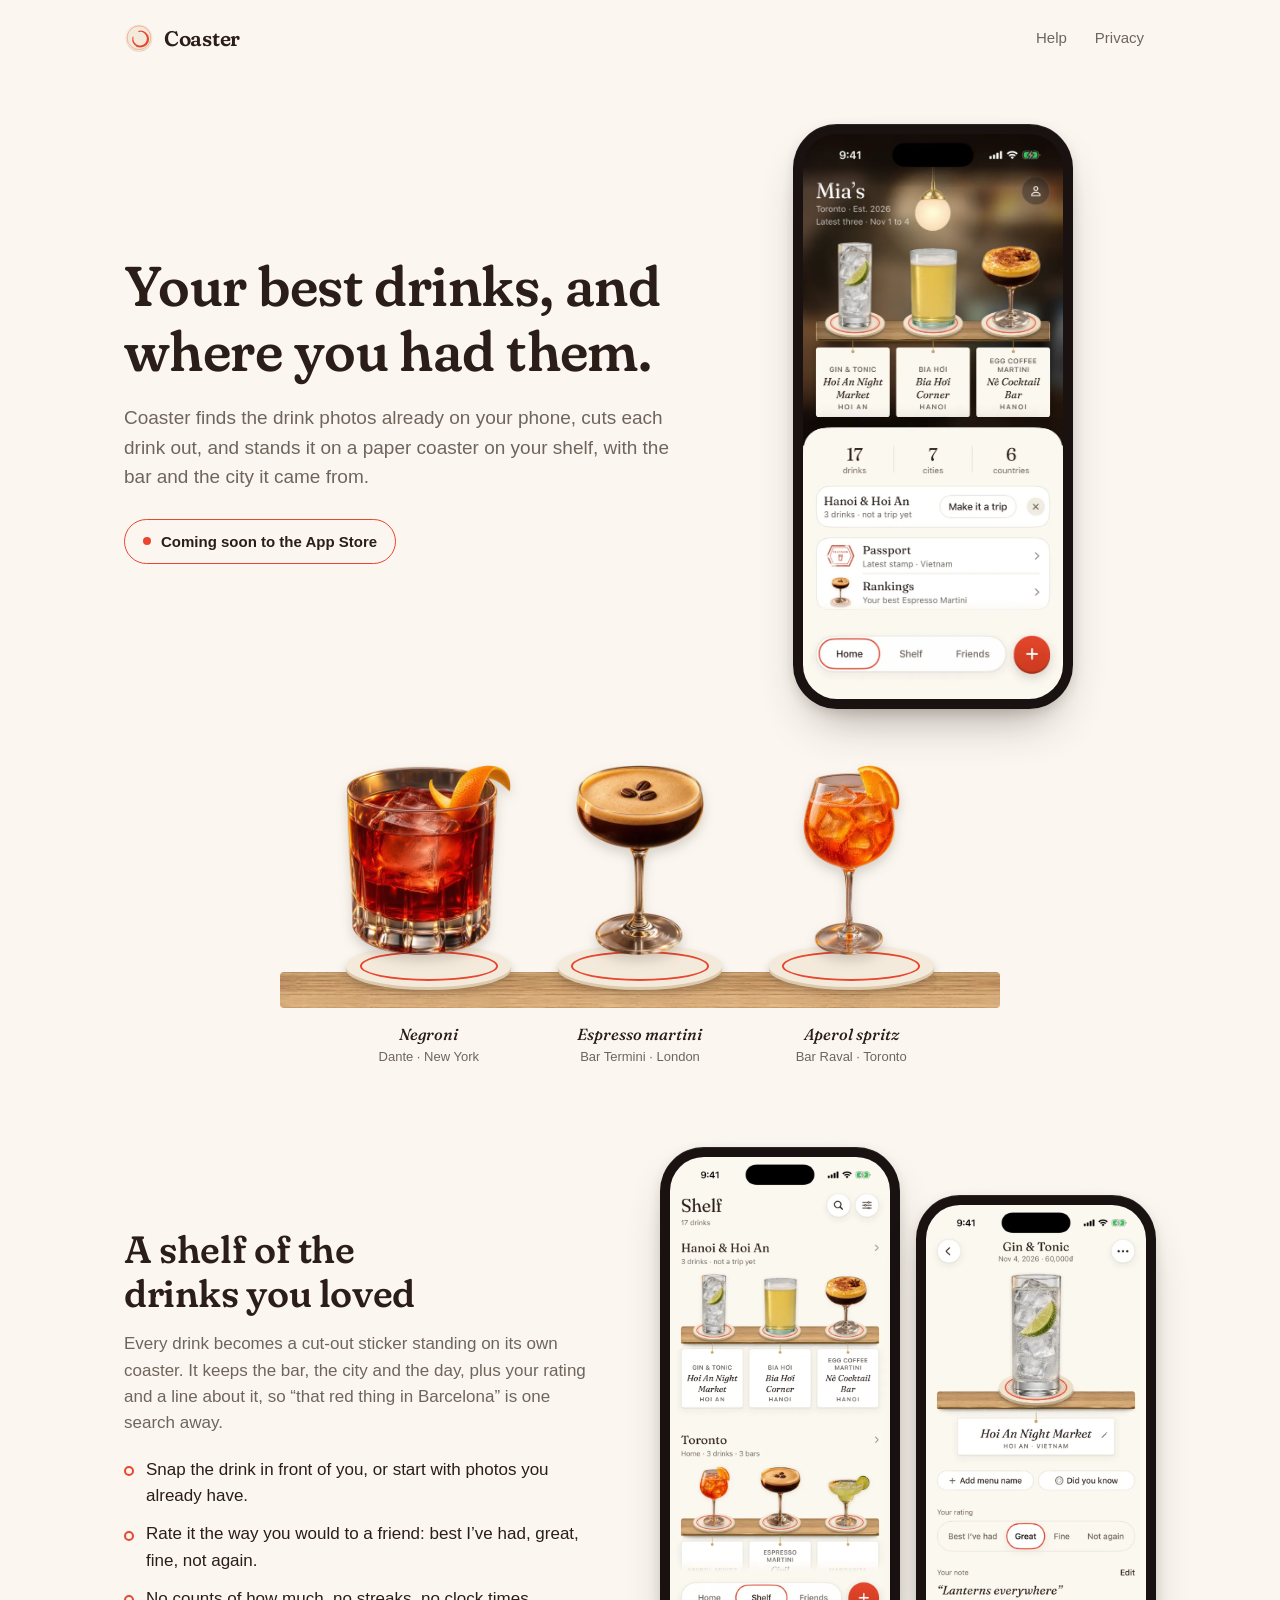
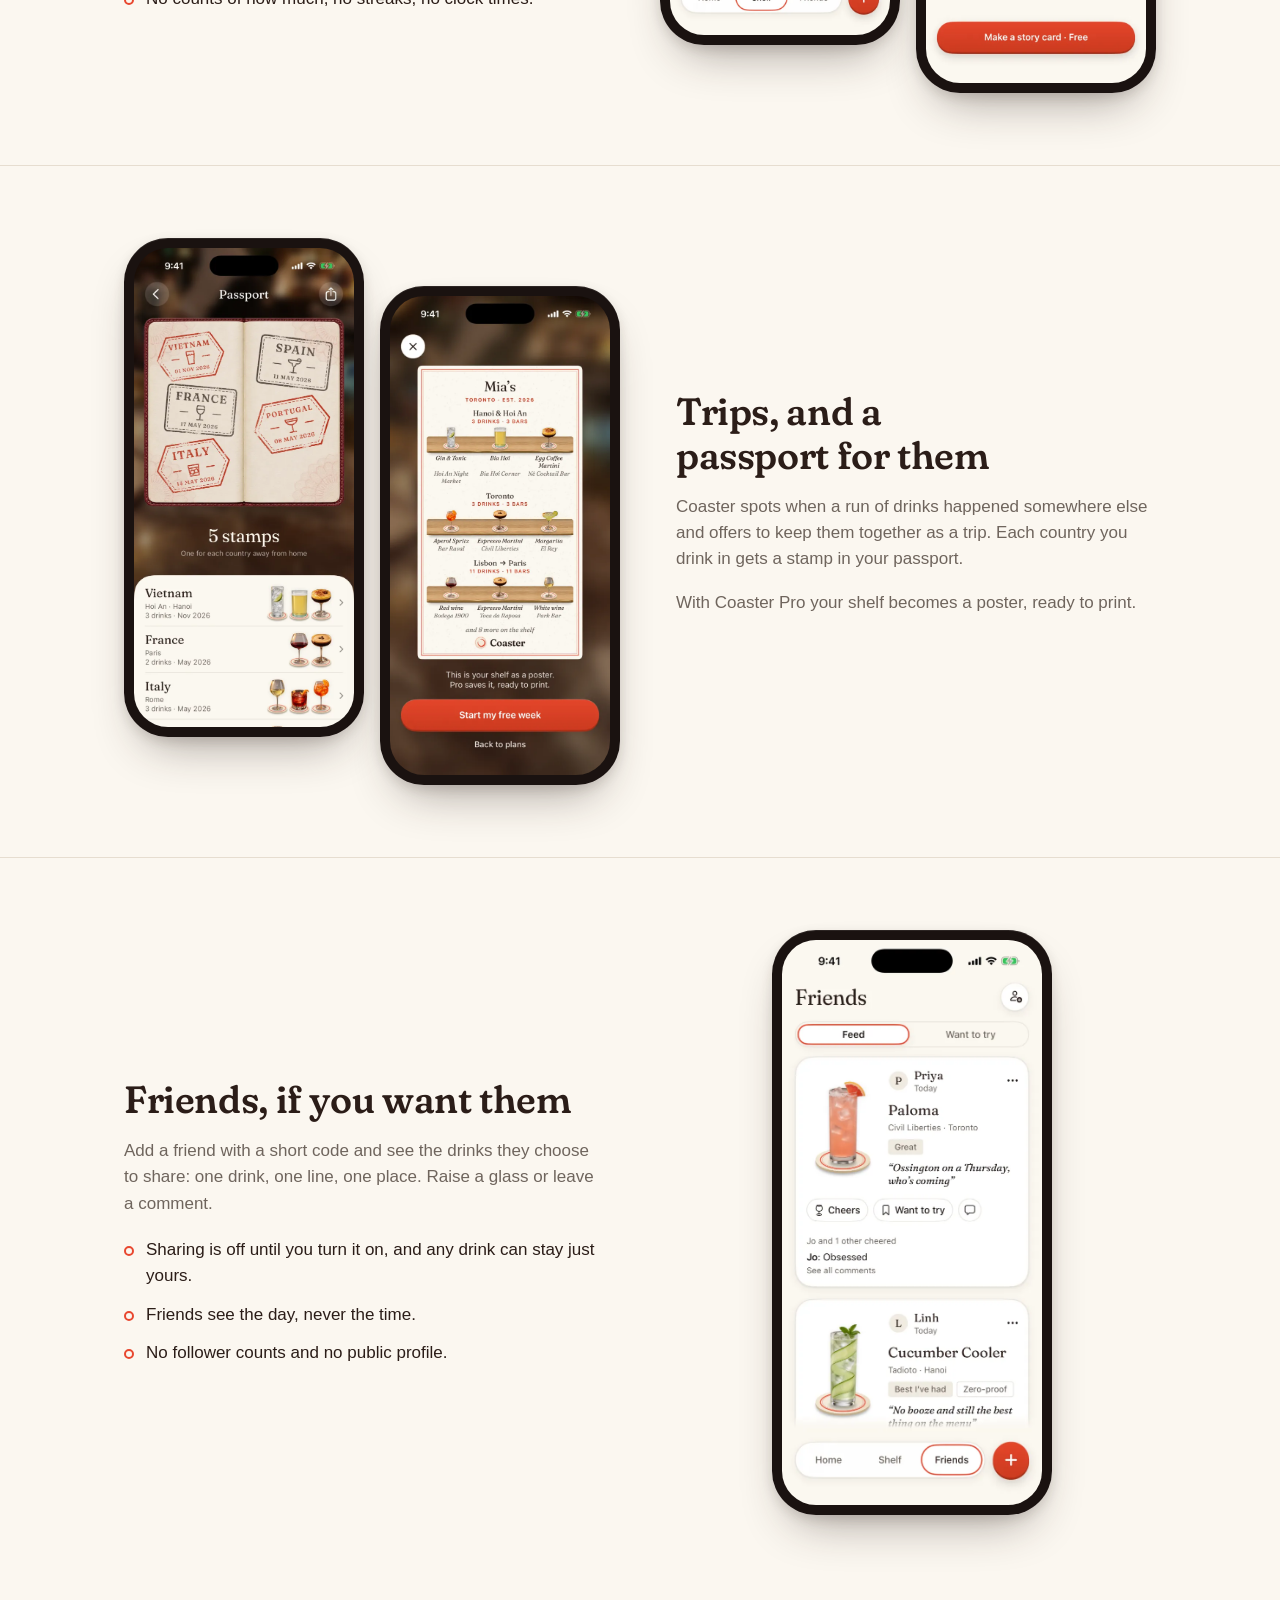
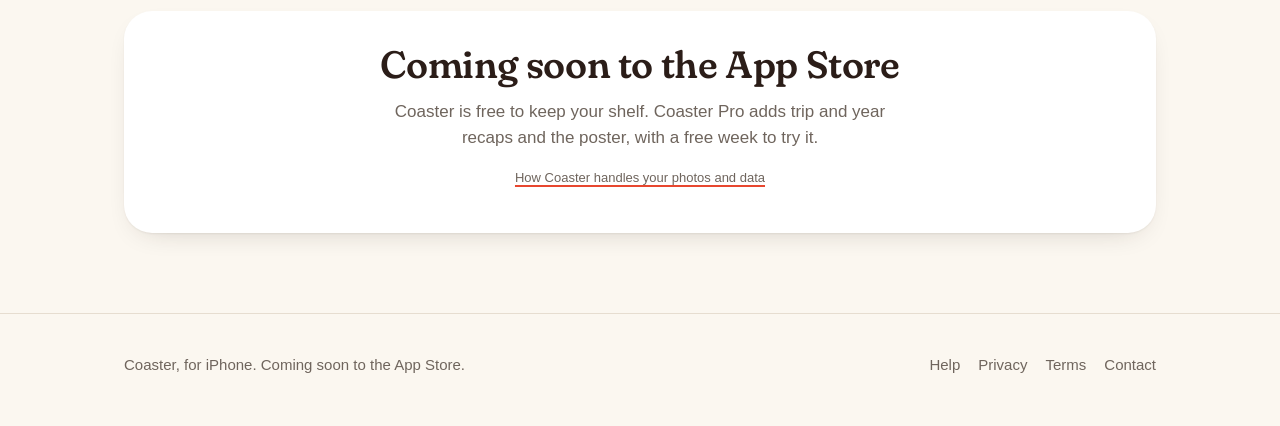
<file: index.html>
<!doctype html>
<html lang="en">
<head>
<meta charset="utf-8">
<meta name="viewport" content="width=device-width, initial-scale=1">
<title>Coaster</title>
<meta name="description" content="Your best drinks, and where you had them. A shelf of the drinks you loved, cut out of your photos. Coming soon for iPhone.">
<meta name="theme-color" content="#FBF7F0" media="(prefers-color-scheme: light)">
<meta name="theme-color" content="#1C1411" media="(prefers-color-scheme: dark)">
<meta property="og:title" content="Coaster">
<meta property="og:description" content="Your best drinks, and where you had them. A shelf of the drinks you loved, cut out of your photos. Coming soon for iPhone.">
<link rel="icon" href="favicon.svg" type="image/svg+xml">
<link rel="apple-touch-icon" href="apple-touch-icon.png">
<link rel="preconnect" href="https://fonts.googleapis.com"><link rel="preconnect" href="https://fonts.gstatic.com" crossorigin><link rel="stylesheet" href="https://fonts.googleapis.com/css2?family=Fraunces:ital,opsz,wght,SOFT@0,9..144,400..600,100;1,9..144,400..600,100&display=swap">
<link rel="stylesheet" href="assets/site.css">
</head>
<body>
<a class="skip" href="#main">Skip to content</a>
<header class="site-head">
  <div class="wrap">
    <a class="lockup" href="./" aria-label="Coaster home"><img src="assets/mark.svg" alt="" width="30" height="30"><span>Coaster</span></a>
    <nav class="nav" aria-label="Main"><a href="help/">Help</a><a href="privacy/">Privacy</a></nav>
  </div>
</header>
<main id="main">

<section class="hero">
  <div class="wrap">
    <div>
      <h1>Your best drinks, and where you had them.</h1>
      <p class="lede">Coaster finds the drink photos already on your phone, cuts each drink out, and stands it on a paper coaster on your shelf, with the bar and the city it came from.</p>
      <p class="soon">Coming soon to the App Store</p>
    </div>
    <div class="hero-phone">
      <figure class="phone"><img src="assets/img/home.webp" alt="Coaster home screen: a shelf titled Mia’s with a gin and tonic, a bia hoi and an egg coffee martini, each labelled with its bar in Hanoi or Hoi An" width="600" height="1305" fetchpriority="high"></figure>
    </div>
  </div>
</section>

<section class="shelf-strip" aria-label="Three drinks on a shelf">
  <div class="wrap">
    <div class="shelf">
      <div class="glasses" aria-hidden="true">
        <div class="glass"><img src="assets/img/negroni.webp" alt="" width="362" height="420"><div class="coaster"></div></div>
        <div class="glass"><img src="assets/img/espresso-martini.webp" alt="" width="284" height="420"><div class="coaster"></div></div>
        <div class="glass"><img src="assets/img/aperol-spritz.webp" alt="" width="215" height="420"><div class="coaster"></div></div>
      </div>
      <img class="oak" src="assets/img/shelf-oak.webp" alt="" width="1200" height="185">
      <div class="labels">
        <div><b>Negroni</b>Dante · New York</div>
        <div><b>Espresso martini</b>Bar Termini · London</div>
        <div><b>Aperol spritz</b>Bar Raval · Toronto</div>
      </div>
    </div>
  </div>
</section>

<section class="feature" aria-labelledby="f1">
  <div class="wrap">
    <div class="copy">
      <h2 id="f1">A shelf of the drinks you loved</h2>
      <p>Every drink becomes a cut-out sticker standing on its own coaster. It keeps the bar, the city and the day, plus your rating and a line about it, so “that red thing in Barcelona” is one search away.</p>
      <ul class="points">
        <li>Snap the drink in front of you, or start with photos you already have.</li>
        <li>Rate it the way you would to a friend: best I’ve had, great, fine, not again.</li>
        <li>No counts of how much, no streaks, no clock times.</li>
      </ul>
    </div>
    <div class="phones">
      <figure class="phone small"><img src="assets/img/shelf.webp" alt="The Shelf tab, with drinks grouped by trip: Hanoi and Hoi An, then Toronto, each on an oak shelf" width="600" height="1305" loading="lazy" decoding="async"></figure>
      <figure class="phone small"><img src="assets/img/drink.webp" alt="A gin and tonic’s page: its bar, Hoi An Night Market, a rating of Great and the note Lanterns everywhere" width="600" height="1305" loading="lazy" decoding="async"></figure>
    </div>
  </div>
</section>

<section class="feature flip" aria-labelledby="f2">
  <div class="wrap">
    <div class="copy">
      <h2 id="f2">Trips, and a passport for them</h2>
      <p>Coaster spots when a run of drinks happened somewhere else and offers to keep them together as a trip. Each country you drink in gets a stamp in your passport.</p>
      <p>With Coaster Pro your shelf becomes a poster, ready to print.</p>
    </div>
    <div class="phones">
      <figure class="phone small"><img src="assets/img/passport.webp" alt="A passport spread with stamps for Vietnam, France, Spain, Italy and Portugal, and a list of countries below" width="600" height="1305" loading="lazy" decoding="async"></figure>
      <figure class="phone small"><img src="assets/img/poster-preview.webp" alt="A printable poster of Mia’s shelf, listing drinks by trip with their bars" width="600" height="1305" loading="lazy" decoding="async"></figure>
    </div>
  </div>
</section>

<section class="feature" aria-labelledby="f3">
  <div class="wrap">
    <div class="copy">
      <h2 id="f3">Friends, if you want them</h2>
      <p>Add a friend with a short code and see the drinks they choose to share: one drink, one line, one place. Raise a glass or leave a comment.</p>
      <ul class="points">
        <li>Sharing is off until you turn it on, and any drink can stay just yours.</li>
        <li>Friends see the day, never the time.</li>
        <li>No follower counts and no public profile.</li>
      </ul>
    </div>
    <div class="phones">
      <figure class="phone"><img src="assets/img/friends.webp" alt="The Friends feed: Priya shared a Paloma from Civil Liberties in Toronto, and Linh shared a Cucumber Cooler" width="600" height="1305" loading="lazy" decoding="async"></figure>
    </div>
  </div>
</section>

<section class="closing">
  <div class="wrap">
    <div class="card">
      <h2>Coming soon to the App Store</h2>
      <p>Coaster is free to keep your shelf. Coaster Pro adds trip and year recaps and the poster, with a free week to try it.</p>
      <p class="fine"><a href="privacy/">How Coaster handles your photos and data</a></p>
    </div>
  </div>
</section>

</main>
<footer class="site-foot">
  <div class="wrap">
    <span>Coaster, for iPhone. Coming soon to the App Store.</span>
    <nav aria-label="Footer">
      <a href="help/">Help</a><a href="privacy/">Privacy</a><a href="terms/">Terms</a><a href="https://github.com/theprincesajjad/coaster-app/issues">Contact</a>
    </nav>
  </div>
</footer>
</body>
</html>
</file>
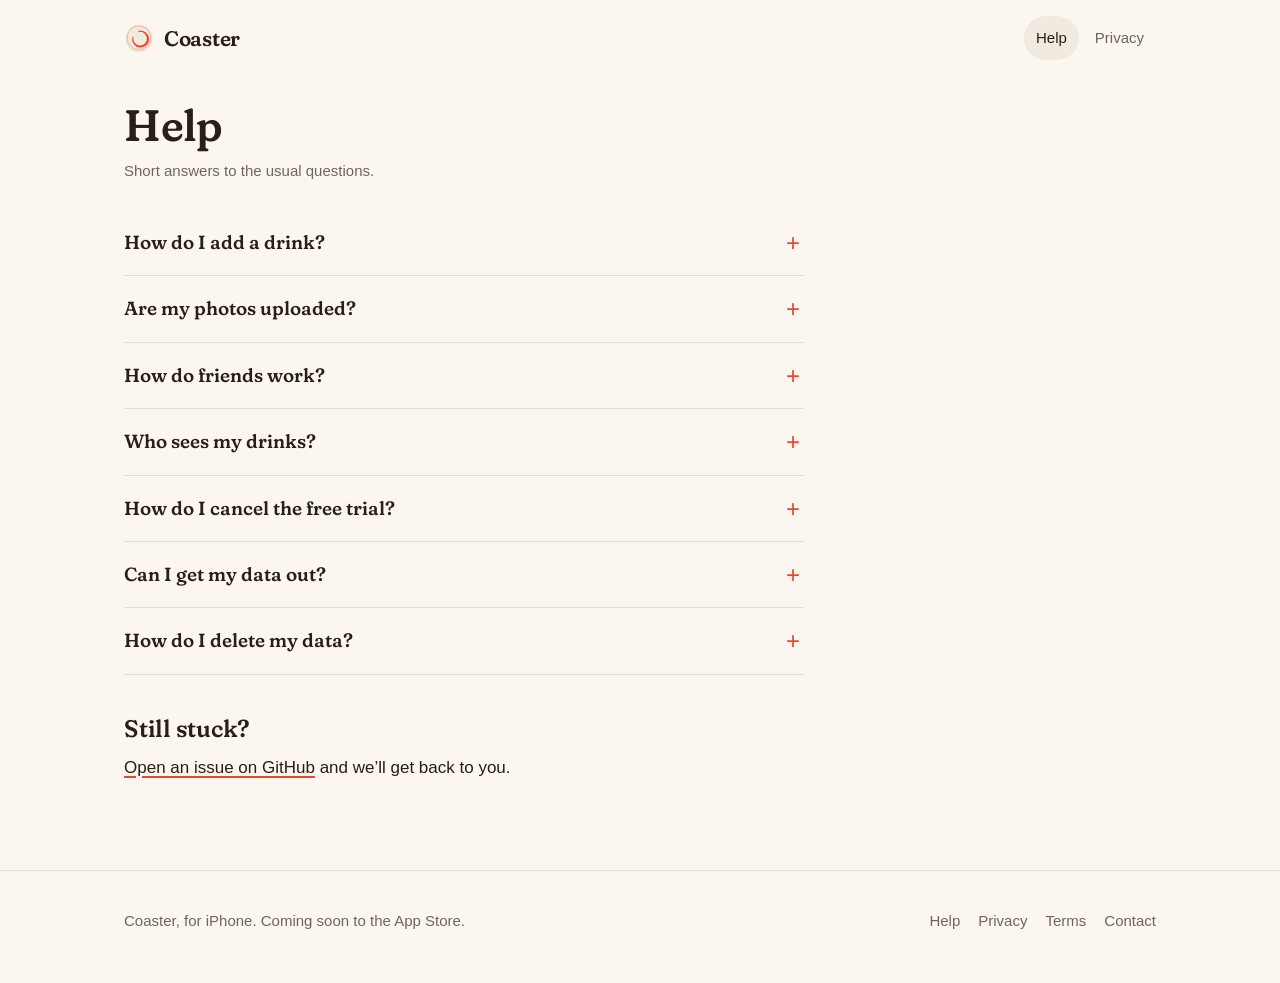
<file: help/index.html>
<!doctype html>
<html lang="en">
<head>
<meta charset="utf-8">
<meta name="viewport" content="width=device-width, initial-scale=1">
<title>Help · Coaster</title>
<meta name="description" content="Adding drinks, photo privacy, friends, the free trial and deleting your data.">
<meta name="theme-color" content="#FBF7F0" media="(prefers-color-scheme: light)">
<meta name="theme-color" content="#1C1411" media="(prefers-color-scheme: dark)">
<meta property="og:title" content="Help · Coaster">
<meta property="og:description" content="Adding drinks, photo privacy, friends, the free trial and deleting your data.">
<link rel="icon" href="../favicon.svg" type="image/svg+xml">
<link rel="apple-touch-icon" href="../apple-touch-icon.png">
<link rel="preconnect" href="https://fonts.googleapis.com"><link rel="preconnect" href="https://fonts.gstatic.com" crossorigin><link rel="stylesheet" href="https://fonts.googleapis.com/css2?family=Fraunces:ital,opsz,wght,SOFT@0,9..144,400..600,100;1,9..144,400..600,100&display=swap">
<link rel="stylesheet" href="../assets/site.css">
</head>
<body>
<a class="skip" href="#main">Skip to content</a>
<header class="site-head">
  <div class="wrap">
    <a class="lockup" href="../" aria-label="Coaster home"><img src="../assets/mark.svg" alt="" width="30" height="30"><span>Coaster</span></a>
    <nav class="nav" aria-label="Main"><a href="../help/" aria-current="page">Help</a><a href="../privacy/">Privacy</a></nav>
  </div>
</header>
<main id="main">

<div class="page"><div class="wrap"><article class="prose">
<h1>Help</h1>
<p class="date">Short answers to the usual questions.</p>
<details><summary>How do I add a drink?</summary><div><p>Tap the red + button. Snap the drink in front of you, or pick a photo you already have. Coaster cuts the drink out and asks what it is and where you had it. Rate it if you like, add a line, and it goes on your shelf.</p><p>To start with older photos, use “Find my drinks” and Coaster looks through your library for drink photos. You approve each one before it is added.</p></div></details>
<details><summary>Are my photos uploaded?</summary><div><p>No. Finding drinks in your photos and cutting them out happens on your iPhone. Your original photos are never uploaded. To work out the city, the location saved in a photo is looked up with Apple’s map service, and only the city and country are kept. The <a href="../privacy/">privacy policy</a> has the detail.</p></div></details>
<details><summary>How do friends work?</summary><div><p>Each person has a short code, like K7Q4-2MZD. Send yours from the Friends tab, or type a friend’s code to add them. Friends need iCloud to be on.</p></div></details>
<details><summary>Who sees my drinks?</summary><div><p>Nobody, until you turn sharing on. After that, anyone who has added your code sees the drinks you share: the drink, the bar, the city, the day, your rating and your note. They never see the time, the photo’s location or the original photo.</p><p>Each drink has its own setting: friends, close friends, or only me. Changing a drink to only me removes it from your friends’ feeds.</p></div></details>
<details><summary>How do I cancel the free trial?</summary><div><p>On your iPhone, open Settings, tap your name, then Subscriptions, then Coaster, and tap Cancel. Do it at least 24 hours before the 7 days are up and you won’t be charged. If you said yes to a reminder, Coaster sends one before the trial ends. Your shelf stays free either way.</p></div></details>
<details><summary>Can I get my data out?</summary><div><p>Yes. Profile › Export my data gives you every drink as a spreadsheet file.</p></div></details>
<details><summary>How do I delete my data?</summary><div><p>Profile › Delete everything removes your drinks, friends and settings from your phone and takes your shared drinks off iCloud. Deleting the app also removes everything on your phone. To remove your friend code or comments you left for friends, <a href="https://github.com/theprincesajjad/coaster-app/issues">ask us</a>.</p></div></details>
<h2>Still stuck?</h2>
<p><a href="https://github.com/theprincesajjad/coaster-app/issues">Open an issue on GitHub</a> and we’ll get back to you.</p>
</article></div></div>

</main>
<footer class="site-foot">
  <div class="wrap">
    <span>Coaster, for iPhone. Coming soon to the App Store.</span>
    <nav aria-label="Footer">
      <a href="../help/">Help</a><a href="../privacy/">Privacy</a><a href="../terms/">Terms</a><a href="https://github.com/theprincesajjad/coaster-app/issues">Contact</a>
    </nav>
  </div>
</footer>
</body>
</html>
</file>
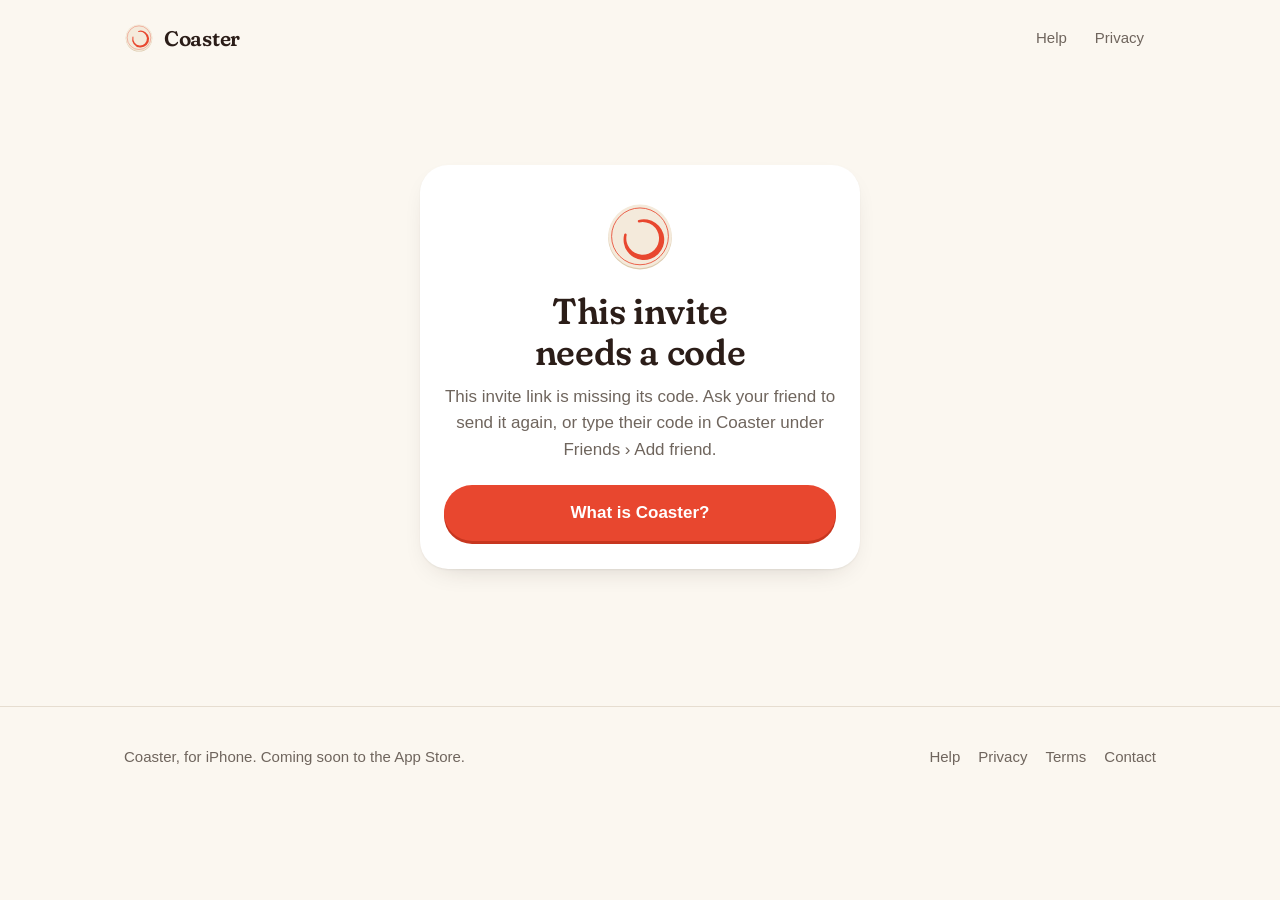
<file: i/index.html>
<!doctype html>
<html lang="en">
<head>
<meta charset="utf-8">
<meta name="viewport" content="width=device-width, initial-scale=1">
<title>You’re invited to Coaster</title>
<meta name="description" content="A friend sent you their Coaster code.">
<meta name="theme-color" content="#FBF7F0" media="(prefers-color-scheme: light)">
<meta name="theme-color" content="#1C1411" media="(prefers-color-scheme: dark)">
<meta property="og:title" content="You’re invited to Coaster">
<meta property="og:description" content="A friend sent you their Coaster code.">
<link rel="icon" href="../favicon.svg" type="image/svg+xml">
<link rel="apple-touch-icon" href="../apple-touch-icon.png">
<link rel="preconnect" href="https://fonts.googleapis.com"><link rel="preconnect" href="https://fonts.gstatic.com" crossorigin><link rel="stylesheet" href="https://fonts.googleapis.com/css2?family=Fraunces:ital,opsz,wght,SOFT@0,9..144,400..600,100;1,9..144,400..600,100&display=swap">
<link rel="stylesheet" href="../assets/site.css">
<meta name="robots" content="noindex">
</head>
<body>
<a class="skip" href="#main">Skip to content</a>
<header class="site-head">
  <div class="wrap">
    <a class="lockup" href="../" aria-label="Coaster home"><img src="../assets/mark.svg" alt="" width="30" height="30"><span>Coaster</span></a>
    <nav class="nav" aria-label="Main"><a href="../help/">Help</a><a href="../privacy/">Privacy</a></nav>
  </div>
</header>
<main id="main">

<section class="invite"><div class="wrap">
  <div class="card" id="invite">
    <img class="mark" src="../assets/mark.svg" alt="" width="72" height="72">
    <h1 id="title">You’re invited to Coaster</h1>
    <p id="sub" class="muted">Someone wants you on their shelf. Here is their friend code.</p>
    <div id="has-code">
      <p class="code" id="code" aria-label="Friend code">&nbsp;</p>
      <button class="btn btn-quiet" id="copy" type="button">Copy code</button>
      <p class="fine" id="copied" role="status" aria-live="polite"></p>
      <div class="stack">
        <button class="btn btn-primary" type="button" aria-disabled="true" id="get">Get Coaster · coming soon</button>
      </div>
      <p class="fine">Coaster is coming soon to the App Store for iPhone. Once you have it, open Friends, tap Add friend and type this code.</p>
    </div>
    <div id="no-code" hidden>
      <p class="muted">This invite link is missing its code. Ask your friend to send it again, or type their code in Coaster under Friends › Add friend.</p>
      <div class="stack"><a class="btn btn-primary" href="../">What is Coaster?</a></div>
    </div>
  </div>
</div></section>
<script>
(function () {
  var q = new URLSearchParams(location.search);
  var raw = q.get("c") || q.get("code") || "";
  if (!raw) {
    var m = location.pathname.match(/\/i\/([^\/?#]+)\/?$/);
    if (m) raw = decodeURIComponent(m[1]);
  }
  var clean = raw.toUpperCase().replace(/[^A-Z0-9]/g, "");
  var code = /^[A-Z0-9]{8}$/.test(clean) ? clean.slice(0, 4) + "-" + clean.slice(4) : "";
  var name = (q.get("n") || q.get("name") || "").replace(/[\u0000-\u001f<>]/g, "").trim().slice(0, 30);
  var title = document.getElementById("title");
  var sub = document.getElementById("sub");
  if (!code) {
    document.getElementById("has-code").hidden = true;
    document.getElementById("no-code").hidden = false;
    title.textContent = "This invite needs a code";
    sub.hidden = true;
    return;
  }
  document.getElementById("code").textContent = code;
  if (name) {
    title.textContent = name + " invited you to Coaster";
    sub.textContent = "Add " + name + " as a friend to see the drinks they share. Here is their code.";
    document.title = name + " invited you to Coaster";
  }
  var copied = document.getElementById("copied");
  document.getElementById("copy").addEventListener("click", function () {
    function done() { copied.textContent = "Copied " + code; }
    if (navigator.clipboard && window.isSecureContext) {
      navigator.clipboard.writeText(code).then(done, fallback);
    } else { fallback(); }
    function fallback() {
      var t = document.createElement("textarea");
      t.value = code; t.setAttribute("readonly", ""); t.style.position = "absolute"; t.style.left = "-9999px";
      document.body.appendChild(t); t.select();
      try { document.execCommand("copy"); done(); } catch (e) { copied.textContent = "Select the code to copy it."; }
      document.body.removeChild(t);
    }
  });
  document.getElementById("get").addEventListener("click", function (e) { e.preventDefault(); });
})();
</script>

</main>
<footer class="site-foot">
  <div class="wrap">
    <span>Coaster, for iPhone. Coming soon to the App Store.</span>
    <nav aria-label="Footer">
      <a href="../help/">Help</a><a href="../privacy/">Privacy</a><a href="../terms/">Terms</a><a href="https://github.com/theprincesajjad/coaster-app/issues">Contact</a>
    </nav>
  </div>
</footer>
</body>
</html>
</file>
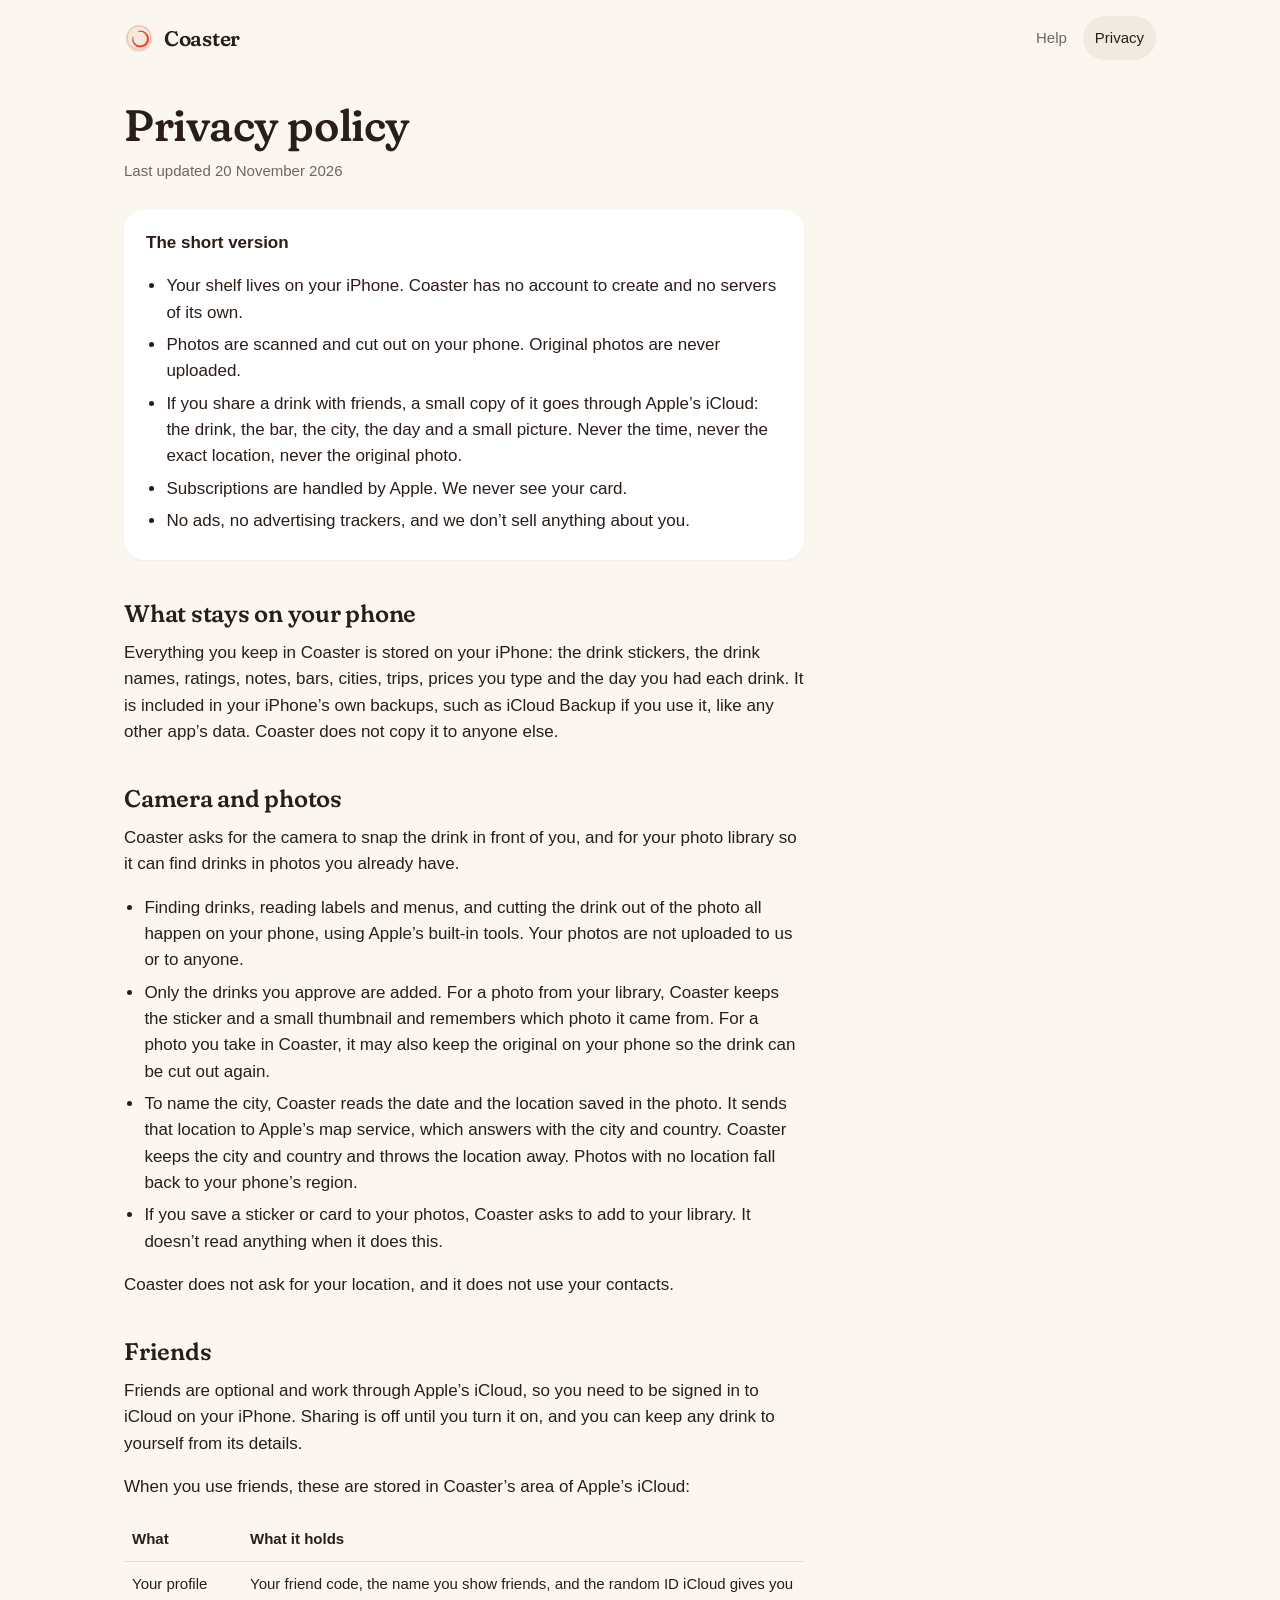
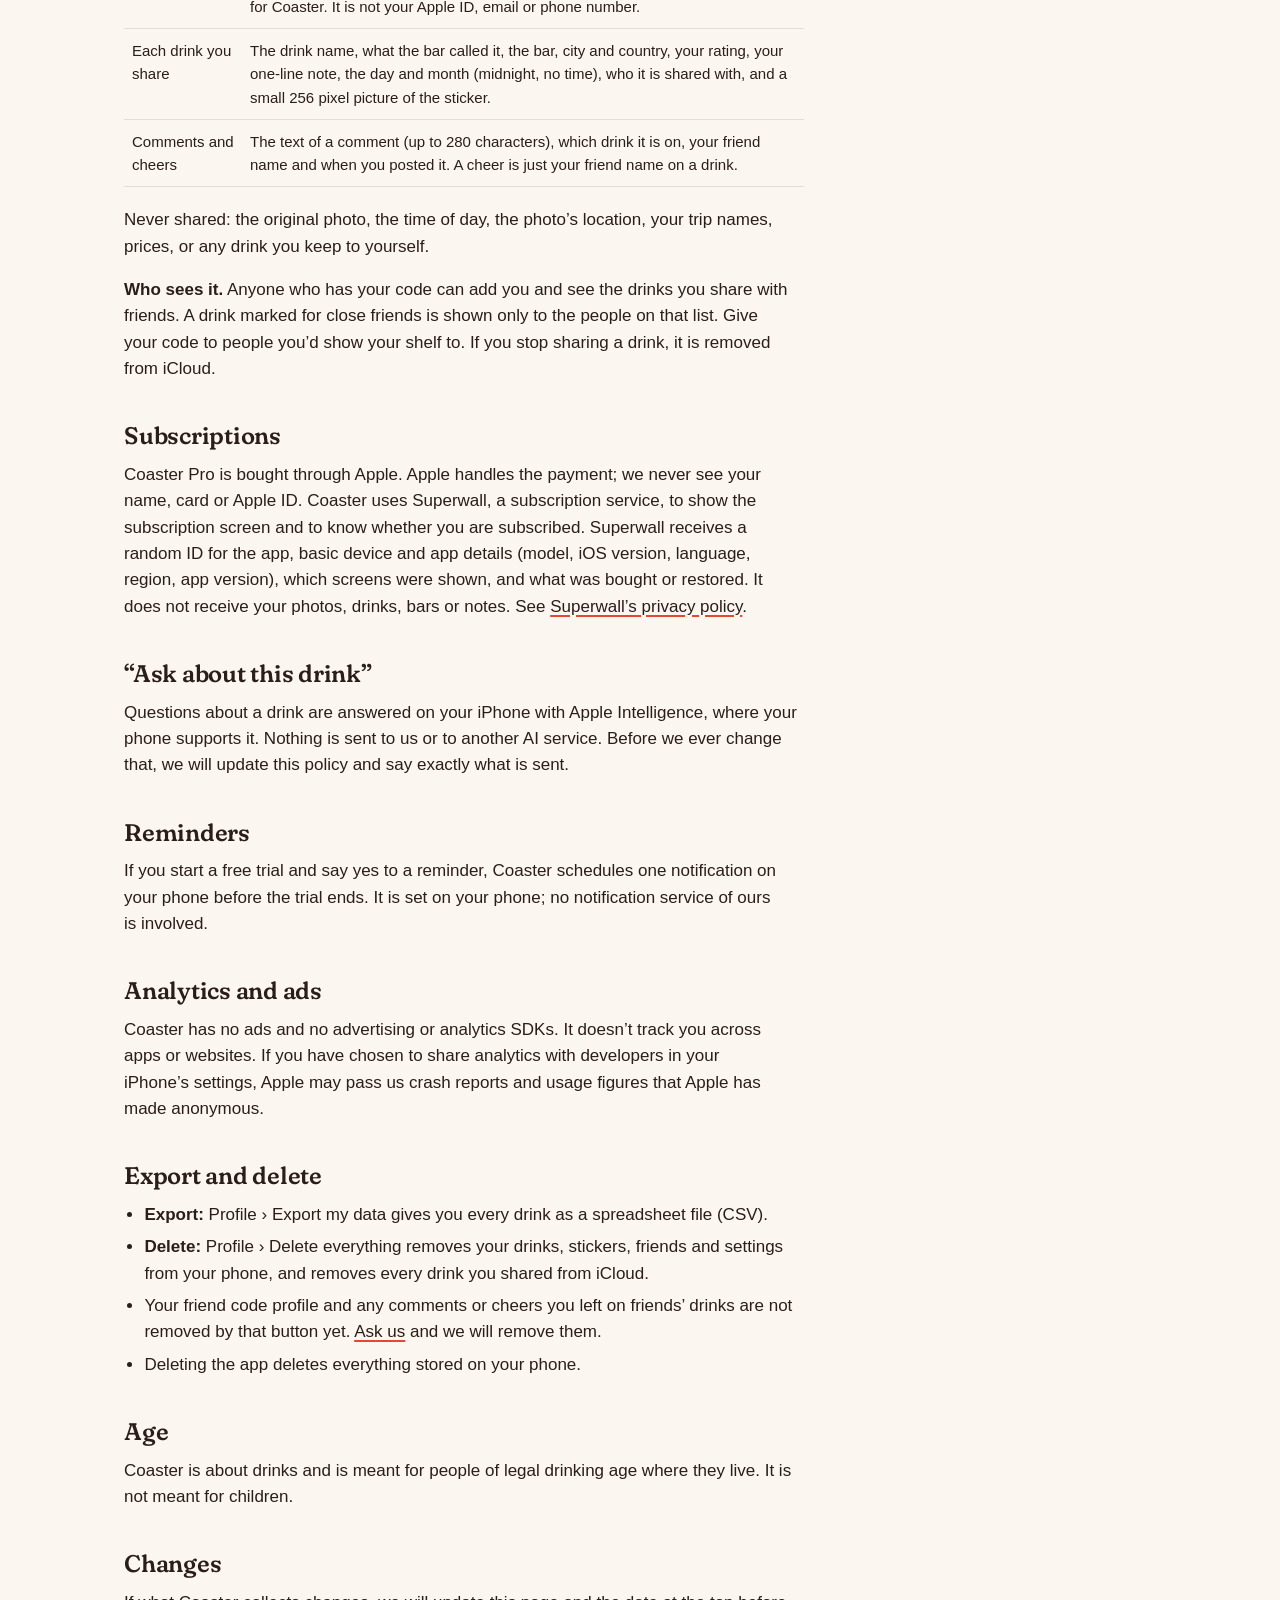
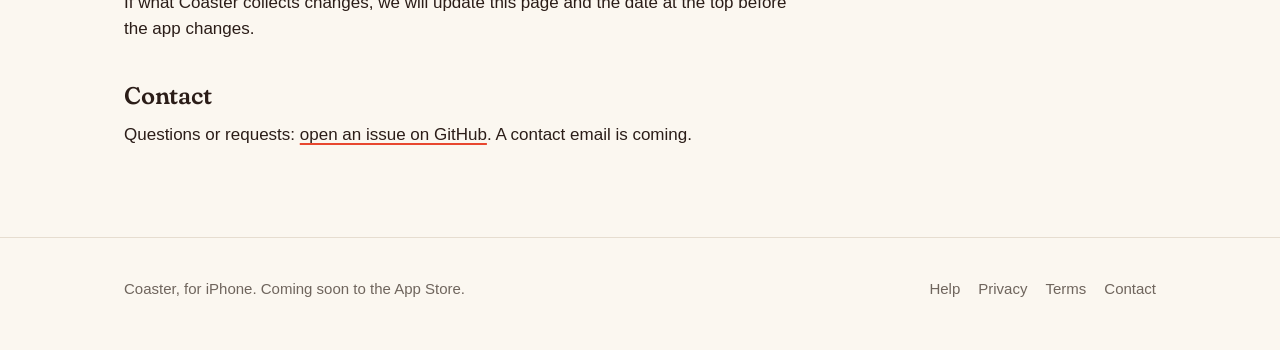
<file: privacy/index.html>
<!doctype html>
<html lang="en">
<head>
<meta charset="utf-8">
<meta name="viewport" content="width=device-width, initial-scale=1">
<title>Privacy policy · Coaster</title>
<meta name="description" content="What Coaster collects, what stays on your iPhone, and what is shared with friends.">
<meta name="theme-color" content="#FBF7F0" media="(prefers-color-scheme: light)">
<meta name="theme-color" content="#1C1411" media="(prefers-color-scheme: dark)">
<meta property="og:title" content="Privacy policy · Coaster">
<meta property="og:description" content="What Coaster collects, what stays on your iPhone, and what is shared with friends.">
<link rel="icon" href="../favicon.svg" type="image/svg+xml">
<link rel="apple-touch-icon" href="../apple-touch-icon.png">
<link rel="preconnect" href="https://fonts.googleapis.com"><link rel="preconnect" href="https://fonts.gstatic.com" crossorigin><link rel="stylesheet" href="https://fonts.googleapis.com/css2?family=Fraunces:ital,opsz,wght,SOFT@0,9..144,400..600,100;1,9..144,400..600,100&display=swap">
<link rel="stylesheet" href="../assets/site.css">
</head>
<body>
<a class="skip" href="#main">Skip to content</a>
<header class="site-head">
  <div class="wrap">
    <a class="lockup" href="../" aria-label="Coaster home"><img src="../assets/mark.svg" alt="" width="30" height="30"><span>Coaster</span></a>
    <nav class="nav" aria-label="Main"><a href="../help/">Help</a><a href="../privacy/" aria-current="page">Privacy</a></nav>
  </div>
</header>
<main id="main">

<div class="page"><div class="wrap"><article class="prose">
<h1>Privacy policy</h1>
<p class="date">Last updated 20 November 2026</p>

<div class="summary">
<p><strong>The short version</strong></p>
<ul>
<li>Your shelf lives on your iPhone. Coaster has no account to create and no servers of its own.</li>
<li>Photos are scanned and cut out on your phone. Original photos are never uploaded.</li>
<li>If you share a drink with friends, a small copy of it goes through Apple’s iCloud: the drink, the bar, the city, the day and a small picture. Never the time, never the exact location, never the original photo.</li>
<li>Subscriptions are handled by Apple. We never see your card.</li>
<li>No ads, no advertising trackers, and we don’t sell anything about you.</li>
</ul>
</div>

<h2>What stays on your phone</h2>
<p>Everything you keep in Coaster is stored on your iPhone: the drink stickers, the drink names, ratings, notes, bars, cities, trips, prices you type and the day you had each drink. It is included in your iPhone’s own backups, such as iCloud Backup if you use it, like any other app’s data. Coaster does not copy it to anyone else.</p>

<h2>Camera and photos</h2>
<p>Coaster asks for the camera to snap the drink in front of you, and for your photo library so it can find drinks in photos you already have.</p>
<ul>
<li>Finding drinks, reading labels and menus, and cutting the drink out of the photo all happen on your phone, using Apple’s built-in tools. Your photos are not uploaded to us or to anyone.</li>
<li>Only the drinks you approve are added. For a photo from your library, Coaster keeps the sticker and a small thumbnail and remembers which photo it came from. For a photo you take in Coaster, it may also keep the original on your phone so the drink can be cut out again.</li>
<li>To name the city, Coaster reads the date and the location saved in the photo. It sends that location to Apple’s map service, which answers with the city and country. Coaster keeps the city and country and throws the location away. Photos with no location fall back to your phone’s region.</li>
<li>If you save a sticker or card to your photos, Coaster asks to add to your library. It doesn’t read anything when it does this.</li>
</ul>
<p>Coaster does not ask for your location, and it does not use your contacts.</p>

<h2>Friends</h2>
<p>Friends are optional and work through Apple’s iCloud, so you need to be signed in to iCloud on your iPhone. Sharing is off until you turn it on, and you can keep any drink to yourself from its details.</p>
<p>When you use friends, these are stored in Coaster’s area of Apple’s iCloud:</p>
<table>
<thead><tr><th>What</th><th>What it holds</th></tr></thead>
<tbody>
<tr><td>Your profile</td><td>Your friend code, the name you show friends, and the random ID iCloud gives you for Coaster. It is not your Apple ID, email or phone number.</td></tr>
<tr><td>Each drink you share</td><td>The drink name, what the bar called it, the bar, city and country, your rating, your one-line note, the day and month (midnight, no time), who it is shared with, and a small 256 pixel picture of the sticker.</td></tr>
<tr><td>Comments and cheers</td><td>The text of a comment (up to 280 characters), which drink it is on, your friend name and when you posted it. A cheer is just your friend name on a drink.</td></tr>
</tbody>
</table>
<p>Never shared: the original photo, the time of day, the photo’s location, your trip names, prices, or any drink you keep to yourself.</p>
<p><strong>Who sees it.</strong> Anyone who has your code can add you and see the drinks you share with friends. A drink marked for close friends is shown only to the people on that list. Give your code to people you’d show your shelf to. If you stop sharing a drink, it is removed from iCloud.</p>

<h2>Subscriptions</h2>
<p>Coaster Pro is bought through Apple. Apple handles the payment; we never see your name, card or Apple ID. Coaster uses Superwall, a subscription service, to show the subscription screen and to know whether you are subscribed. Superwall receives a random ID for the app, basic device and app details (model, iOS version, language, region, app version), which screens were shown, and what was bought or restored. It does not receive your photos, drinks, bars or notes. See <a href="https://superwall.com/privacy">Superwall’s privacy policy</a>.</p>

<h2>“Ask about this drink”</h2>
<p>Questions about a drink are answered on your iPhone with Apple Intelligence, where your phone supports it. Nothing is sent to us or to another AI service. Before we ever change that, we will update this policy and say exactly what is sent.</p>

<h2>Reminders</h2>
<p>If you start a free trial and say yes to a reminder, Coaster schedules one notification on your phone before the trial ends. It is set on your phone; no notification service of ours is involved.</p>

<h2>Analytics and ads</h2>
<p>Coaster has no ads and no advertising or analytics SDKs. It doesn’t track you across apps or websites. If you have chosen to share analytics with developers in your iPhone’s settings, Apple may pass us crash reports and usage figures that Apple has made anonymous.</p>

<h2>Export and delete</h2>
<ul>
<li><strong>Export:</strong> Profile › Export my data gives you every drink as a spreadsheet file (CSV).</li>
<li><strong>Delete:</strong> Profile › Delete everything removes your drinks, stickers, friends and settings from your phone, and removes every drink you shared from iCloud.</li>
<li>Your friend code profile and any comments or cheers you left on friends’ drinks are not removed by that button yet. <a href="https://github.com/theprincesajjad/coaster-app/issues">Ask us</a> and we will remove them.</li>
<li>Deleting the app deletes everything stored on your phone.</li>
</ul>

<h2>Age</h2>
<p>Coaster is about drinks and is meant for people of legal drinking age where they live. It is not meant for children.</p>

<h2>Changes</h2>
<p>If what Coaster collects changes, we will update this page and the date at the top before the app changes.</p>

<h2>Contact</h2>
<p>Questions or requests: <a href="https://github.com/theprincesajjad/coaster-app/issues">open an issue on GitHub</a>. A contact email is coming.</p>
</article></div></div>

</main>
<footer class="site-foot">
  <div class="wrap">
    <span>Coaster, for iPhone. Coming soon to the App Store.</span>
    <nav aria-label="Footer">
      <a href="../help/">Help</a><a href="../privacy/">Privacy</a><a href="../terms/">Terms</a><a href="https://github.com/theprincesajjad/coaster-app/issues">Contact</a>
    </nav>
  </div>
</footer>
</body>
</html>
</file>
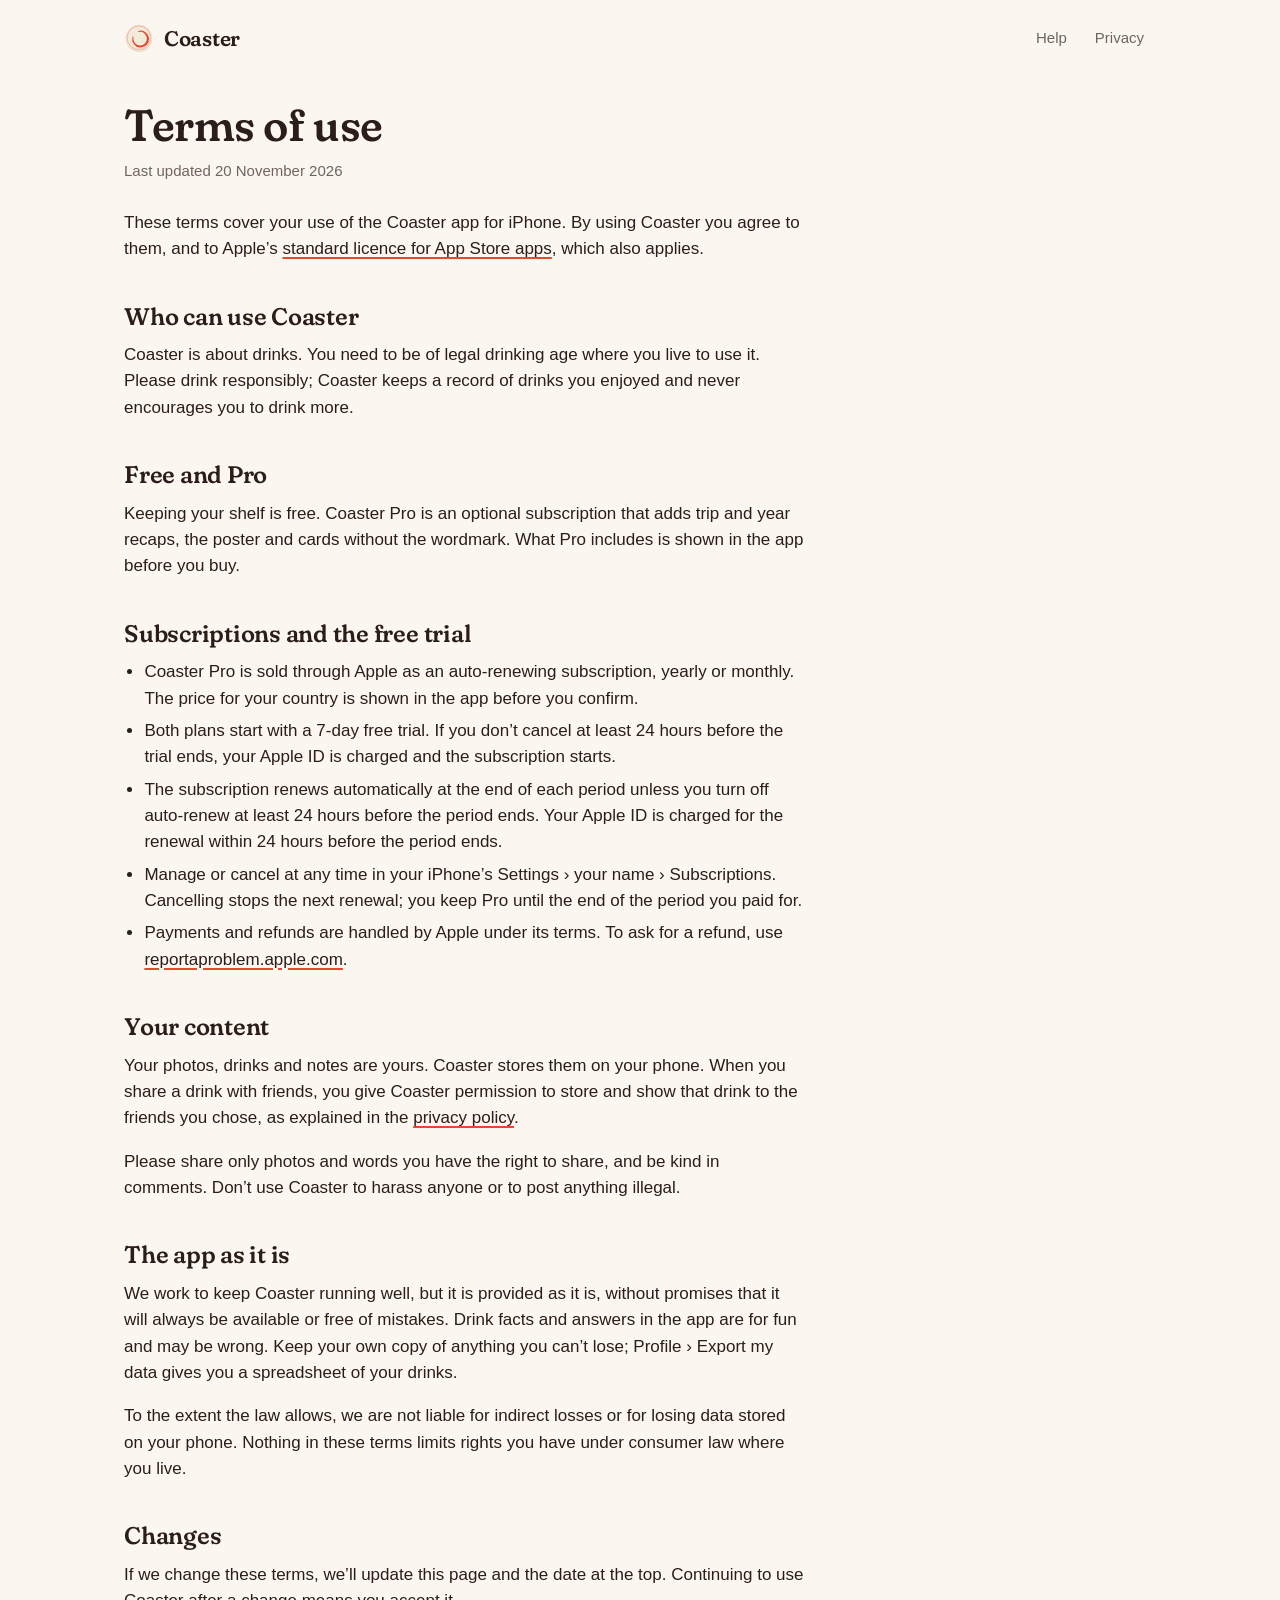
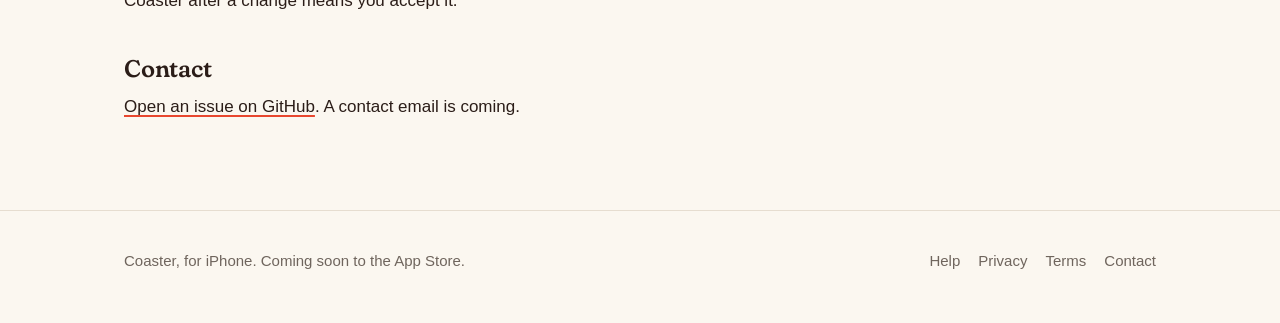
<file: terms/index.html>
<!doctype html>
<html lang="en">
<head>
<meta charset="utf-8">
<meta name="viewport" content="width=device-width, initial-scale=1">
<title>Terms of use · Coaster</title>
<meta name="description" content="The terms for using Coaster and Coaster Pro subscriptions.">
<meta name="theme-color" content="#FBF7F0" media="(prefers-color-scheme: light)">
<meta name="theme-color" content="#1C1411" media="(prefers-color-scheme: dark)">
<meta property="og:title" content="Terms of use · Coaster">
<meta property="og:description" content="The terms for using Coaster and Coaster Pro subscriptions.">
<link rel="icon" href="../favicon.svg" type="image/svg+xml">
<link rel="apple-touch-icon" href="../apple-touch-icon.png">
<link rel="preconnect" href="https://fonts.googleapis.com"><link rel="preconnect" href="https://fonts.gstatic.com" crossorigin><link rel="stylesheet" href="https://fonts.googleapis.com/css2?family=Fraunces:ital,opsz,wght,SOFT@0,9..144,400..600,100;1,9..144,400..600,100&display=swap">
<link rel="stylesheet" href="../assets/site.css">
</head>
<body>
<a class="skip" href="#main">Skip to content</a>
<header class="site-head">
  <div class="wrap">
    <a class="lockup" href="../" aria-label="Coaster home"><img src="../assets/mark.svg" alt="" width="30" height="30"><span>Coaster</span></a>
    <nav class="nav" aria-label="Main"><a href="../help/">Help</a><a href="../privacy/">Privacy</a></nav>
  </div>
</header>
<main id="main">

<div class="page"><div class="wrap"><article class="prose">
<h1>Terms of use</h1>
<p class="date">Last updated 20 November 2026</p>

<p>These terms cover your use of the Coaster app for iPhone. By using Coaster you agree to them, and to Apple’s <a href="https://www.apple.com/legal/internet-services/itunes/dev/stdeula/">standard licence for App Store apps</a>, which also applies.</p>

<h2>Who can use Coaster</h2>
<p>Coaster is about drinks. You need to be of legal drinking age where you live to use it. Please drink responsibly; Coaster keeps a record of drinks you enjoyed and never encourages you to drink more.</p>

<h2>Free and Pro</h2>
<p>Keeping your shelf is free. Coaster Pro is an optional subscription that adds trip and year recaps, the poster and cards without the wordmark. What Pro includes is shown in the app before you buy.</p>

<h2>Subscriptions and the free trial</h2>
<ul>
<li>Coaster Pro is sold through Apple as an auto-renewing subscription, yearly or monthly. The price for your country is shown in the app before you confirm.</li>
<li>Both plans start with a 7-day free trial. If you don’t cancel at least 24 hours before the trial ends, your Apple ID is charged and the subscription starts.</li>
<li>The subscription renews automatically at the end of each period unless you turn off auto-renew at least 24 hours before the period ends. Your Apple ID is charged for the renewal within 24 hours before the period ends.</li>
<li>Manage or cancel at any time in your iPhone’s Settings › your name › Subscriptions. Cancelling stops the next renewal; you keep Pro until the end of the period you paid for.</li>
<li>Payments and refunds are handled by Apple under its terms. To ask for a refund, use <a href="https://reportaproblem.apple.com">reportaproblem.apple.com</a>.</li>
</ul>

<h2>Your content</h2>
<p>Your photos, drinks and notes are yours. Coaster stores them on your phone. When you share a drink with friends, you give Coaster permission to store and show that drink to the friends you chose, as explained in the <a href="../privacy/">privacy policy</a>.</p>
<p>Please share only photos and words you have the right to share, and be kind in comments. Don’t use Coaster to harass anyone or to post anything illegal.</p>

<h2>The app as it is</h2>
<p>We work to keep Coaster running well, but it is provided as it is, without promises that it will always be available or free of mistakes. Drink facts and answers in the app are for fun and may be wrong. Keep your own copy of anything you can’t lose; Profile › Export my data gives you a spreadsheet of your drinks.</p>
<p>To the extent the law allows, we are not liable for indirect losses or for losing data stored on your phone. Nothing in these terms limits rights you have under consumer law where you live.</p>

<h2>Changes</h2>
<p>If we change these terms, we’ll update this page and the date at the top. Continuing to use Coaster after a change means you accept it.</p>

<h2>Contact</h2>
<p><a href="https://github.com/theprincesajjad/coaster-app/issues">Open an issue on GitHub</a>. A contact email is coming.</p>
</article></div></div>

</main>
<footer class="site-foot">
  <div class="wrap">
    <span>Coaster, for iPhone. Coming soon to the App Store.</span>
    <nav aria-label="Footer">
      <a href="../help/">Help</a><a href="../privacy/">Privacy</a><a href="../terms/">Terms</a><a href="https://github.com/theprincesajjad/coaster-app/issues">Contact</a>
    </nav>
  </div>
</footer>
</body>
</html>
</file>
<file: assets/site.css>
/* Coaster site. Tokens follow App/docs/brand-book.md: paper, espresso ink, one Campari accent. */
:root {
  --canvas: #FBF7F0;
  --sheet: #FFFFFF;
  --ink: #2B1D18;
  --text: #2B1D18;
  --text-2: #6F655D;
  --fill: #F0EAE0;
  --hairline: #E6DDD0;
  --accent: #E8472F;
  --accent-deep: #C7361F;
  --oak: #8A5A34;
  --serif: "Fraunces", Georgia, "Times New Roman", serif;
  --sans: -apple-system, BlinkMacSystemFont, "SF Pro Text", "Segoe UI", Roboto, "Helvetica Neue", Arial, sans-serif;
  --r-panel: 16px;
  --r-card: 20px;
  --r-large: 28px;
  --gutter: 16px;
  --max: 1080px;
  color-scheme: light;
}
@media (prefers-color-scheme: dark) {
  :root {
    --canvas: #1C1411;
    --sheet: #261C18;
    --ink: #F6EEE3;
    --text: #F6EEE3;
    --text-2: #BDB0A3;
    --fill: #2F2420;
    --hairline: #3A2D27;
    --accent: #EE5A42;
    --accent-deep: #E8472F;
    color-scheme: dark;
  }
}

*, *::before, *::after { box-sizing: border-box; }
html { -webkit-text-size-adjust: 100%; }
body {
  margin: 0;
  background: var(--canvas);
  color: var(--text);
  font: 17px/1.55 var(--sans);
  -webkit-font-smoothing: antialiased;
}
img { max-width: 100%; height: auto; display: block; }
a { color: inherit; text-decoration-color: var(--accent); text-underline-offset: 3px; text-decoration-thickness: 1.5px; }
a:hover { color: var(--accent-deep); }
:focus-visible { outline: 2px solid var(--accent); outline-offset: 3px; border-radius: 4px; }

.skip { position: absolute; left: -999px; top: 8px; background: var(--sheet); padding: 8px 12px; border-radius: 8px; z-index: 10; }
.skip:focus { left: 8px; }

.wrap { max-width: var(--max); margin: 0 auto; padding: 0 var(--gutter); }
@media (min-width: 720px) { :root { --gutter: 24px; } }

h1, h2, h3, .serif {
  font-family: var(--serif);
  font-variation-settings: "SOFT" 100;
  font-weight: 560;
  color: var(--ink);
  letter-spacing: -0.01em;
  line-height: 1.15;
  margin: 0;
  text-wrap: balance;
}
h1 { font-size: clamp(34px, 7vw, 56px); }
h2 { font-size: clamp(28px, 4.4vw, 38px); }
h3 { font-size: 22px; }
p { margin: 0 0 1em; text-wrap: pretty; }
.muted { color: var(--text-2); }

/* Header */
.site-head { padding: 16px 0; }
.site-head .wrap { display: flex; align-items: center; justify-content: space-between; gap: 16px; }
.lockup { display: inline-flex; align-items: center; gap: 10px; text-decoration: none; color: var(--ink); }
.lockup img { width: 30px; height: 30px; }
.lockup span { font-family: var(--serif); font-variation-settings: "SOFT" 100; font-weight: 600; font-size: 21px; letter-spacing: -0.3px; }
.nav { display: flex; gap: 4px; }
.nav a { text-decoration: none; font-size: 15px; color: var(--text-2); padding: 10px 12px; border-radius: 999px; min-height: 44px; display: inline-flex; align-items: center; }
.nav a:hover, .nav a[aria-current="page"] { color: var(--ink); background: var(--fill); }

/* Hero */
.hero { padding: 24px 0 8px; }
.hero .wrap { display: grid; gap: 40px; align-items: center; }
@media (min-width: 860px) { .hero .wrap { grid-template-columns: 1.1fr 0.9fr; padding-top: 24px; } }
.hero h1 { margin-bottom: 20px; }
.lede { font-size: 19px; color: var(--text-2); max-width: 34em; }
.soon {
  display: inline-flex; align-items: center; gap: 10px;
  border: 1.5px solid var(--accent); color: var(--ink);
  border-radius: 999px; padding: 10px 18px; font-size: 15px; font-weight: 600; margin-top: 8px;
}
.soon::before { content: ""; width: 8px; height: 8px; border-radius: 50%; background: var(--accent); }
.hero-phone { justify-self: center; }

/* Phone frame */
.phone {
  width: min(280px, 72vw);
  border-radius: 44px;
  padding: 10px;
  background: #1A1210;
  box-shadow: 0 1px 0 rgba(255,255,255,.08) inset, 0 24px 48px -20px rgba(43,29,24,.45), 0 4px 12px rgba(43,29,24,.12);
  margin: 0;
}
.phone img { border-radius: 34px; width: 100%; aspect-ratio: 1206 / 2622; object-fit: cover; background: var(--fill); }
.phone.small { width: min(240px, 62vw); }

/* Sticker shelf */
.shelf-strip { padding: 48px 0 8px; overflow: hidden; }
.shelf { position: relative; max-width: 720px; margin: 0 auto; }
.shelf .glasses { display: flex; justify-content: space-around; align-items: flex-end; padding: 0 6%; position: relative; z-index: 1; }
.shelf .glass { position: relative; width: 26%; display: flex; flex-direction: column; align-items: center; }
.shelf .glass img { height: clamp(110px, 24vw, 190px); width: auto; position: relative; z-index: 2; margin-bottom: -6%; filter: drop-shadow(0 6px 6px rgba(43,29,24,.18)); }
.shelf .coaster {
  width: 100%; aspect-ratio: 4 / 1; border-radius: 50%;
  background: #F4EADB; box-shadow: 0 3px 0 #DCC9AC, 0 6px 10px rgba(43,29,24,.25);
  position: relative;
}
.shelf .coaster::after { content: ""; position: absolute; inset: 14% 8%; border-radius: 50%; border: 2px solid var(--accent); }
.shelf .oak { display: block; width: 100%; height: clamp(22px, 4vw, 36px); object-fit: cover; border-radius: 4px; margin-top: -2%; }
.shelf .labels { display: flex; justify-content: space-around; padding: 14px 6% 0; text-align: center; }
.shelf .labels div { width: 30%; font-size: clamp(11px, 3vw, 13px); color: var(--text-2); }
.shelf .labels b { display: block; font-family: var(--serif); font-style: italic; font-weight: 500; font-size: clamp(14px, 3.8vw, 16px); color: var(--ink); }

/* Feature sections */
.feature { padding: 72px 0; }
.feature + .feature { border-top: 1px solid var(--hairline); }
.feature .wrap { display: grid; gap: 36px; align-items: center; }
@media (min-width: 860px) {
  .feature .wrap { grid-template-columns: 1fr 1fr; gap: 56px; }
  .feature.flip .copy { order: 2; }
}
.feature h2 { margin-bottom: 16px; }
.feature .copy p { color: var(--text-2); max-width: 30em; }
.phones { display: flex; justify-content: center; gap: 16px; align-items: flex-start; }
.phones .phone:nth-child(2) { margin-top: 48px; }
@media (max-width: 520px) {
  .phones { gap: 10px; }
  .phones .phone { width: 46vw; border-radius: 30px; padding: 6px; }
  .phones .phone img { border-radius: 25px; }
  .phones .phone:nth-child(2) { margin-top: 32px; }
}
.points { list-style: none; padding: 0; margin: 20px 0 0; display: grid; gap: 12px; }
.points li { padding-left: 22px; position: relative; color: var(--text); }
.points li::before { content: ""; position: absolute; left: 0; top: .55em; width: 10px; height: 10px; border-radius: 50%; border: 2px solid var(--accent); }

/* Closing card */
.closing { padding: 24px 0 80px; }
.card { background: var(--sheet); border-radius: var(--r-large); padding: 32px 24px; box-shadow: 0 1px 2px rgba(43,29,24,.06), 0 10px 30px -18px rgba(43,29,24,.3); text-align: center; }
.card h2 { margin-bottom: 12px; }
.card p { color: var(--text-2); max-width: 32em; margin-left: auto; margin-right: auto; }

/* Prose pages */
.page { padding: 24px 0 72px; }
.prose { max-width: 680px; }
.prose h1 { font-size: clamp(32px, 6vw, 44px); margin-bottom: 8px; }
.prose h2 { font-size: 24px; margin: 40px 0 12px; }
.prose h3 { font-size: 18px; margin: 24px 0 8px; }
.prose ul { padding-left: 1.2em; margin: 0 0 1em; }
.prose li { margin-bottom: 6px; }
.prose .date { color: var(--text-2); font-size: 15px; margin-bottom: 28px; }
.prose table { border-collapse: collapse; width: 100%; font-size: 15px; margin: 8px 0 20px; }
.prose th, .prose td { text-align: left; vertical-align: top; padding: 10px 8px; border-bottom: 1px solid var(--hairline); }
.prose th { font-weight: 600; }
.summary { background: var(--sheet); border-radius: var(--r-card); padding: 20px 22px; margin: 0 0 8px; box-shadow: 0 1px 2px rgba(43,29,24,.06); }
.summary ul { margin: 0; }
details { border-bottom: 1px solid var(--hairline); padding: 4px 0; }
summary { cursor: pointer; list-style: none; padding: 14px 32px 14px 0; position: relative; font-family: var(--serif); font-variation-settings: "SOFT" 100; font-weight: 560; font-size: 19px; color: var(--ink); min-height: 44px; }
summary::-webkit-details-marker { display: none; }
summary::after { content: "+"; position: absolute; right: 4px; top: 10px; font-size: 24px; color: var(--accent); font-family: var(--sans); font-weight: 400; }
details[open] summary::after { content: "\2212"; }
details > div { padding: 0 0 16px; color: var(--text-2); }

/* Invite */
.invite { min-height: 70vh; display: grid; place-items: center; padding: 24px 0 72px; text-align: center; }
.invite .card { max-width: 440px; width: 100%; padding: 36px 24px 28px; }
.invite img.mark { width: 72px; height: 72px; margin: 0 auto 18px; }
.invite h1 { font-size: clamp(28px, 7vw, 36px); margin-bottom: 10px; }
.code {
  font-family: var(--serif); font-variation-settings: "SOFT" 100; font-weight: 600;
  font-size: clamp(38px, 12vw, 52px); letter-spacing: 0.06em; color: var(--ink);
  margin: 22px 0 6px; font-variant-numeric: tabular-nums; word-break: break-all;
}
.btn {
  display: inline-flex; align-items: center; justify-content: center; gap: 8px;
  min-height: 56px; padding: 0 28px; border-radius: 999px; border: 0;
  font: 600 17px/1 var(--sans); cursor: pointer; text-decoration: none; width: 100%;
}
.btn-primary { background: var(--accent); color: #fff; box-shadow: 0 3px 0 var(--accent-deep); }
.btn-primary:active { transform: translateY(2px); box-shadow: 0 1px 0 var(--accent-deep); }
.btn-quiet { background: var(--fill); color: var(--ink); min-height: 44px; font-size: 15px; width: auto; padding: 0 20px; }
.btn[aria-disabled="true"] { opacity: .55; cursor: default; box-shadow: none; }
.stack { display: grid; gap: 12px; margin-top: 22px; }
.fine { font-size: 13px; color: var(--text-2); margin-top: 14px; }

/* Footer */
.site-foot { border-top: 1px solid var(--hairline); padding: 28px 0 40px; font-size: 15px; color: var(--text-2); }
.site-foot .wrap { display: flex; flex-wrap: wrap; gap: 12px 24px; justify-content: space-between; align-items: center; }
.site-foot nav { display: flex; flex-wrap: wrap; gap: 4px 18px; }
.site-foot a { text-decoration: none; min-height: 44px; display: inline-flex; align-items: center; }
.site-foot a:hover { color: var(--ink); }

@media (prefers-reduced-motion: no-preference) {
  .shelf .glass img { animation: settle .7s cubic-bezier(.2,.9,.3,1.2) both; }
  .shelf .glass:nth-child(2) img { animation-delay: .12s; }
  .shelf .glass:nth-child(3) img { animation-delay: .24s; }
  @keyframes settle { from { transform: translateY(-14px); opacity: 0; } to { transform: none; opacity: 1; } }
}
</file>
